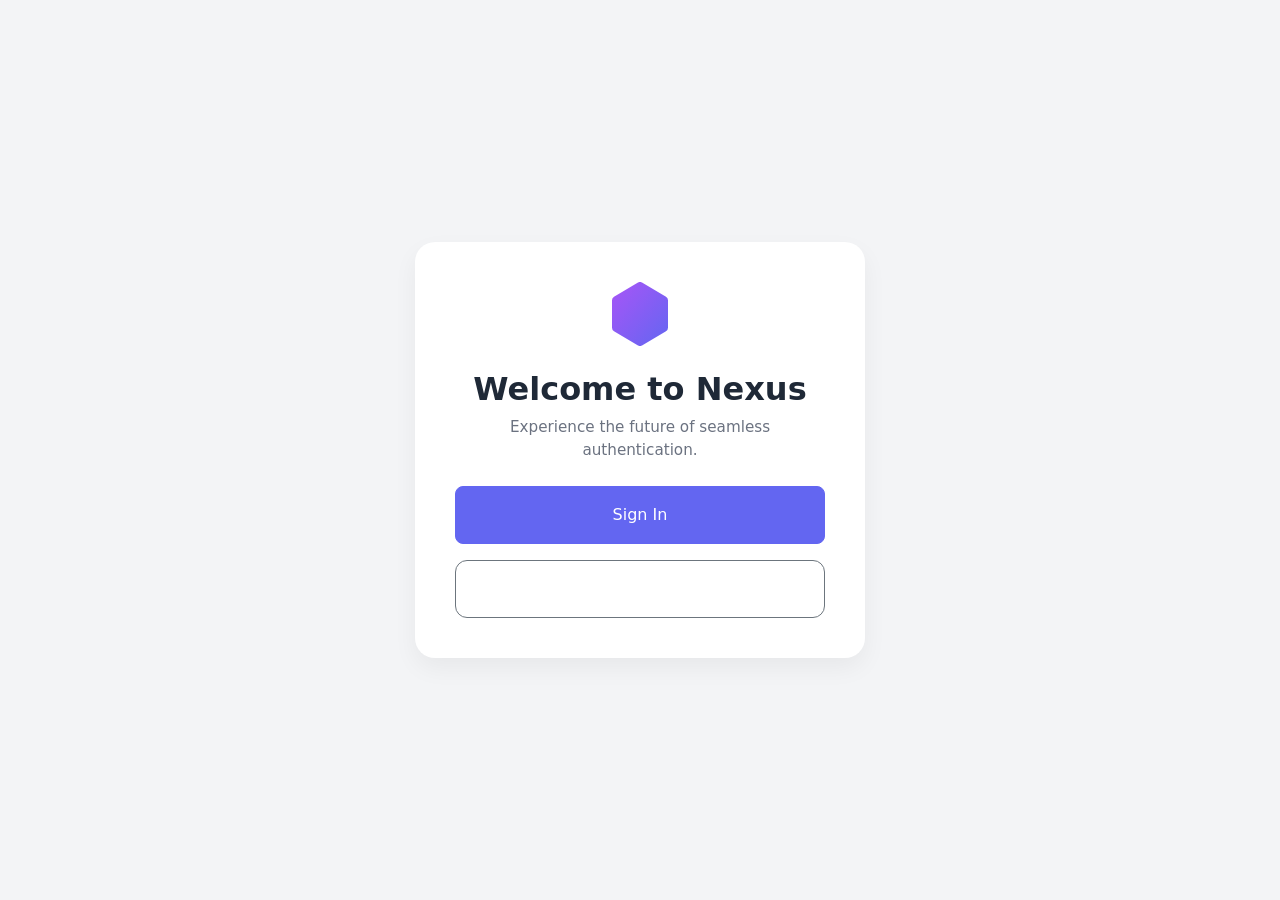
<file: index.html>
<!DOCTYPE html>
<html lang="en">
<head>
    <meta charset="UTF-8">
    <meta name="viewport" content="width=device-width, initial-scale=1.0">
    <title>Welcome | Nexus Auth</title>
    <link href="https://cdn.jsdelivr.net/npm/bootstrap@5.3.0/dist/css/bootstrap.min.css" rel="stylesheet">
    <link rel="stylesheet" href="assets/css/style.css">
    <meta name="description" content="Welcome to Nexus Auth. A secure internal authorization and profile management platform.">
</head>
<body>
    <div class="auth-card text-center">
        <div class="mb-4">
            <svg xmlns="http://www.w3.org/2000/svg" width="64" height="64" fill="url(#grad1)" class="bi bi-hexagon-fill" viewBox="0 0 16 16">
                <defs>
                    <linearGradient id="grad1" x1="0%" y1="0%" x2="100%" y2="100%">
                        <stop offset="0%" style="stop-color:#a855f7;stop-opacity:1" />
                        <stop offset="100%" style="stop-color:#6366f1;stop-opacity:1" />
                    </linearGradient>
                </defs>
                <path fill-rule="evenodd" d="M8.5.134a1 1 0 0 0-1 0l-6 3.577a1 1 0 0 0-.5.866v6.846a1 1 0 0 0 .5.866l6 3.577a1 1 0 0 0 1 0l6-3.577a1 1 0 0 0 .5-.866V4.577a1 1 0 0 0-.5-.866z"/>
            </svg>
        </div>
        <h2>Welcome to Nexus</h2>
        <p class="subtitle">Experience the future of seamless authentication.</p>
        
        <div class="d-flex flex-column gap-3 mt-4">
            <a href="login.html" class="btn btn-primary py-3">Sign In</a>
            <a href="register.html" class="btn btn-outline-light py-3 border-secondary text-white" style="border-radius: 12px; transition: all 0.3s ease;">Create an Account</a>
        </div>
    </div>

    <!-- Redirect logic if already logged in -->
    <script>
        if(localStorage.getItem('session_token')) {
            window.location.href = 'profile.html';
        }
    </script>
</body>
</html>
</file>
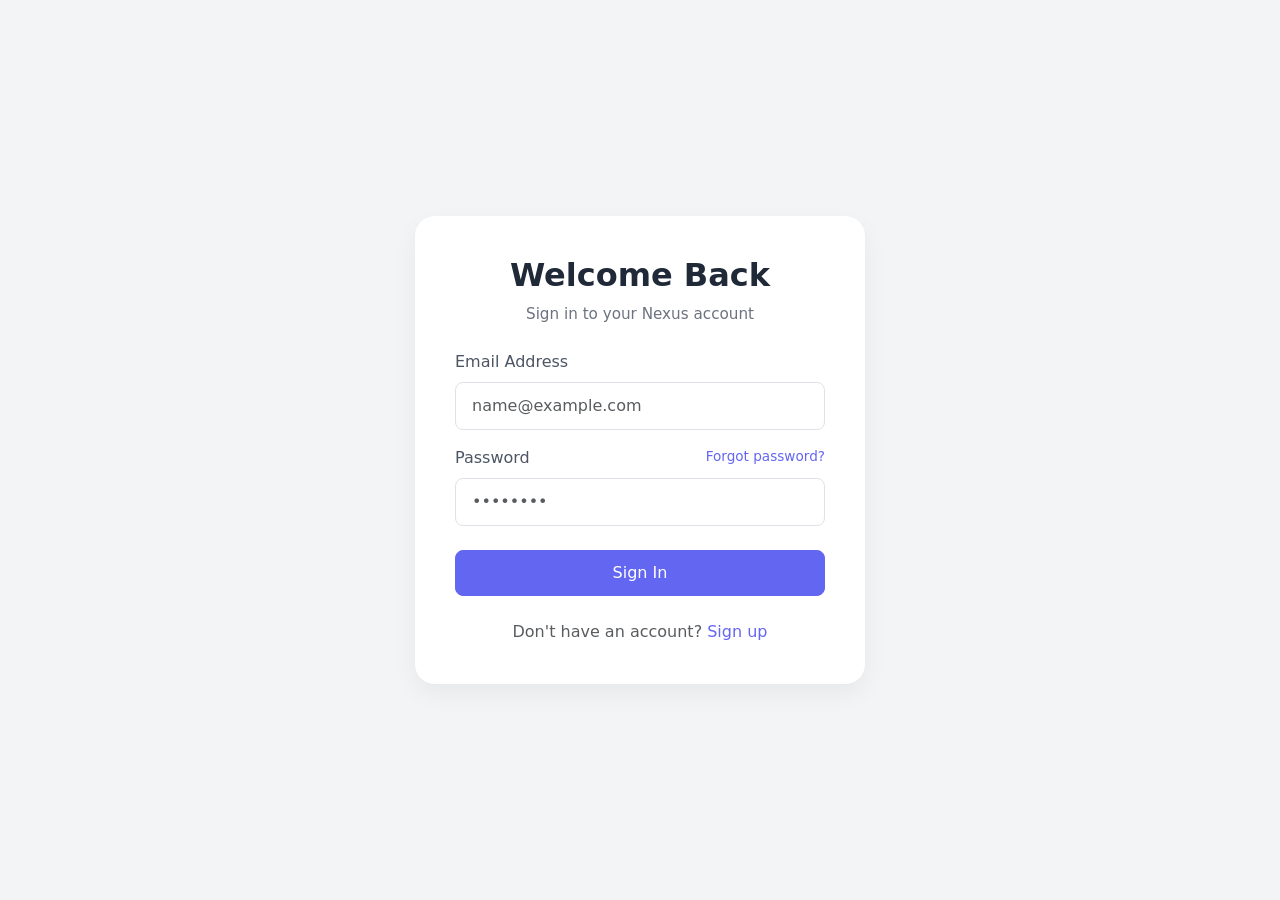
<file: login.html>
<!DOCTYPE html>
<html lang="en">
<head>
    <meta charset="UTF-8">
    <meta name="viewport" content="width=device-width, initial-scale=1.0">
    <title>Login | Nexus Auth</title>
    <link href="https://cdn.jsdelivr.net/npm/bootstrap@5.3.0/dist/css/bootstrap.min.css" rel="stylesheet">
    <link rel="stylesheet" href="assets/css/style.css">
    <meta name="description" content="Sign in to your Nexus account.">
</head>
<body>
    <div class="auth-card">
        <div class="text-center mb-4">
            <h2>Welcome Back</h2>
            <p class="subtitle">Sign in to your Nexus account</p>
        </div>
        
        <div id="loginAlert" class="alert alert-custom text-center mb-4" role="alert"></div>

        <form id="loginForm">
            <div class="mb-3">
                <label for="email" class="form-label">Email Address</label>
                <input type="email" class="form-control" id="email" name="email" placeholder="name@example.com" required>
            </div>
            <div class="mb-4">
                <div class="d-flex justify-content-between">
                    <label for="password" class="form-label">Password</label>
                    <a href="#" class="custom-link" style="font-size: 0.85rem;">Forgot password?</a>
                </div>
                <input type="password" class="form-control" id="password" name="password" placeholder="••••••••" required>
            </div>
            
            <button type="submit" class="btn btn-primary" id="btnLogin">
                <span class="btn-text">Sign In</span>
                <span class="spinner-border spinner-border-sm" role="status" aria-hidden="true"></span>
            </button>
        </form>
        
        <div class="text-center mt-4">
            <p class="text-muted mb-0">Don't have an account? <a href="register.html" class="custom-link">Sign up</a></p>
        </div>
    </div>

    <script src="https://code.jquery.com/jquery-3.6.4.min.js"></script>
    <script src="assets/js/login.js"></script>
</body>
</html>
</file>
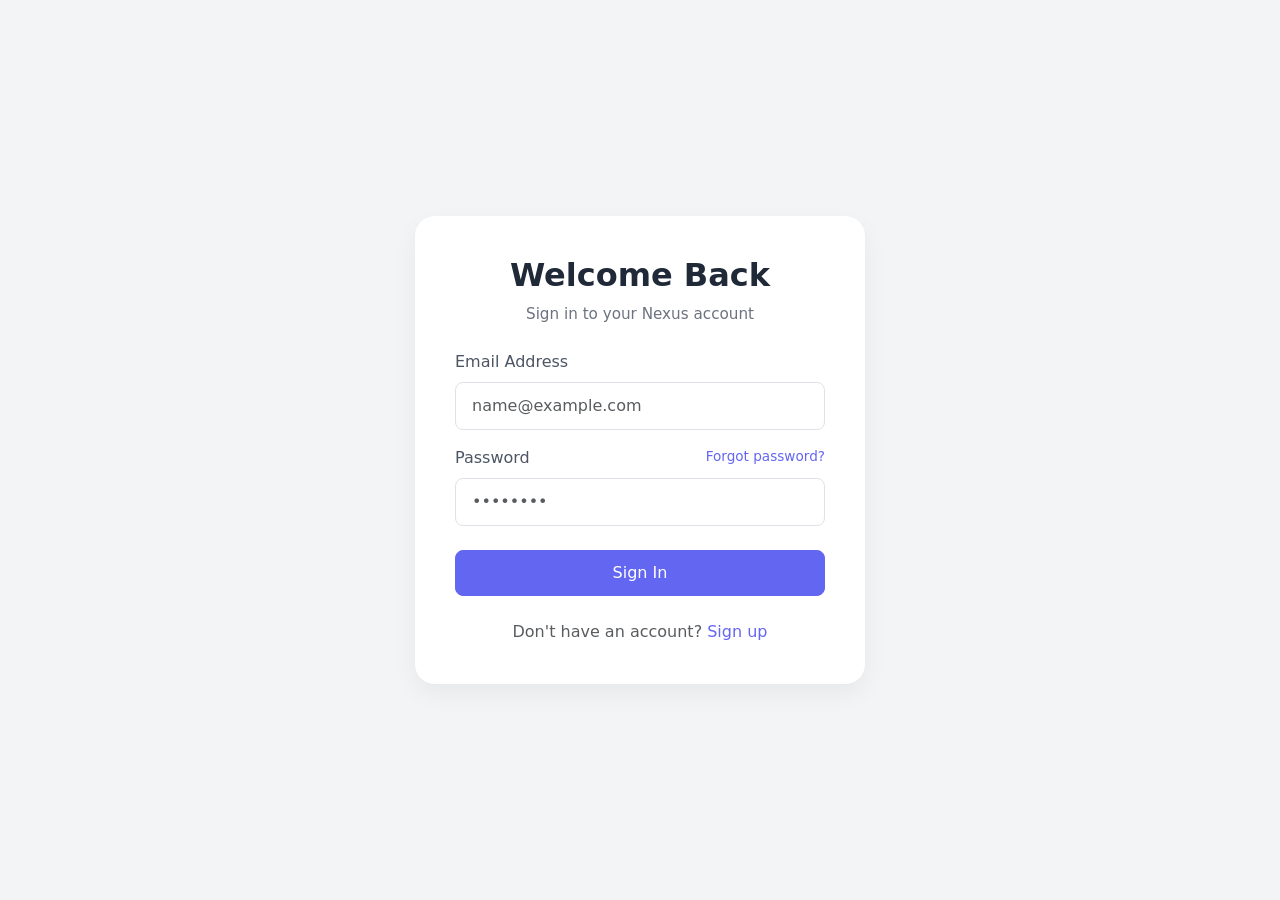
<file: profile.html>
<!DOCTYPE html>
<html lang="en">
<head>
    <meta charset="UTF-8">
    <meta name="viewport" content="width=device-width, initial-scale=1.0">
    <title>Profile | Nexus Auth</title>
    <link href="https://cdn.jsdelivr.net/npm/bootstrap@5.3.0/dist/css/bootstrap.min.css" rel="stylesheet">
    <link rel="stylesheet" href="assets/css/style.css">
    <meta name="description" content="View and edit your personal profile details.">
</head>
<body>
    <div class="profile-container auth-card shadow-lg">
        <div class="d-flex flex-column flex-md-row justify-content-between align-items-md-center mb-4 border-bottom border-secondary pb-3 gap-3">
            <h2 class="mb-0">Your Profile</h2>
            <button id="btnLogout" class="btn btn-outline-danger px-4" style="border-radius: 10px; font-weight: 500;">Logout</button>
        </div>

        <div id="profileAlert" class="alert alert-custom text-center mb-4" role="alert"></div>
        
        <!-- Loading state initially -->
        <div id="profileLoading" class="text-center py-5">
            <div class="spinner-border text-primary" style="width: 3rem; height: 3rem; display: inline-block" role="status"></div>
            <p class="mt-3 text-muted">Loading profile data...</p>
        </div>

        <div id="profileContent" style="display: none;">
            <div class="row align-items-center">
                <div class="col-md-4 text-center border-end border-secondary border-opacity-25 pb-4 pb-md-0">
                    <div class="avatar-circle" id="userInitial">U</div>
                    <h4 id="displayRoleName" class="mb-1 text-white">User Name</h4>
                    <p id="displayEmail" class="text-muted mb-3">user@example.com</p>
                    <span class="badge bg-success bg-opacity-25 text-success border border-success border-opacity-50 px-3 py-2 rounded-pill shadow-sm">Active Member</span>
                </div>
                <div class="col-md-8 ps-md-4 pt-4 pt-md-0">
                    <form id="profileForm">
                        <h5 class="mb-4 text-white" style="font-weight: 600;">Personal Details</h5>
                        <div class="row">
                            <div class="col-sm-6 mb-4">
                                <label for="age" class="form-label">Age</label>
                                <input type="number" class="form-control" id="age" name="age" placeholder="e.g. 25" min="1" max="150" required>
                            </div>
                            <div class="col-sm-6 mb-4">
                                <label for="dob" class="form-label">Date of Birth</label>
                                <input type="date" class="form-control" id="dob" name="dob" required>
                            </div>
                            <div class="col-12 mb-5">
                                <label for="contact" class="form-label">Contact Number</label>
                                <input type="tel" class="form-control" id="contact" name="contact" placeholder="+1 (555) 000-0000" required>
                            </div>
                        </div>
                        <button type="submit" class="btn btn-primary btn-lg w-100" id="btnSaveProfile">
                            <span class="btn-text">Save Changes</span>
                            <span class="spinner-border spinner-border-sm" role="status" aria-hidden="true"></span>
                        </button>
                    </form>
                </div>
            </div>
        </div>
    </div>

    <script src="https://code.jquery.com/jquery-3.6.4.min.js"></script>
    <script src="assets/js/profile.js"></script>
</body>
</html>
</file>
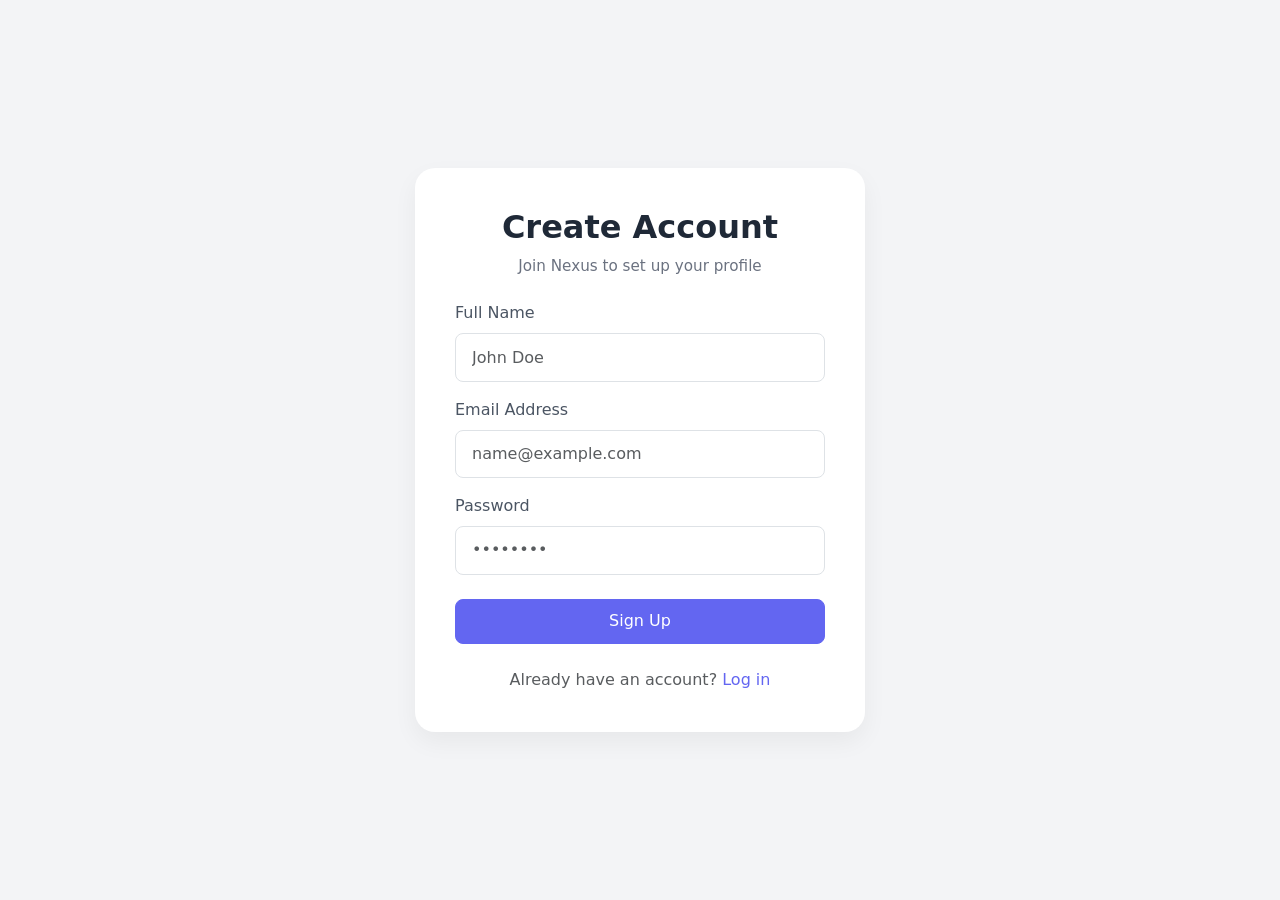
<file: register.html>
<!DOCTYPE html>
<html lang="en">
<head>
    <meta charset="UTF-8">
    <meta name="viewport" content="width=device-width, initial-scale=1.0">
    <title>Register | Nexus Auth</title>
    <link href="https://cdn.jsdelivr.net/npm/bootstrap@5.3.0/dist/css/bootstrap.min.css" rel="stylesheet">
    <link rel="stylesheet" href="assets/css/style.css">
    <meta name="description" content="Register a new Nexus account.">
</head>
<body>
    <div class="auth-card">
        <div class="text-center mb-4">
            <h2>Create Account</h2>
            <p class="subtitle">Join Nexus to set up your profile</p>
        </div>
        
        <div id="registerAlert" class="alert alert-custom text-center mb-4" role="alert"></div>

        <form id="registerForm">
            <div class="mb-3">
                <label for="name" class="form-label">Full Name</label>
                <input type="text" class="form-control" id="name" name="name" placeholder="John Doe" required>
            </div>
            <div class="mb-3">
                <label for="email" class="form-label">Email Address</label>
                <input type="email" class="form-control" id="email" name="email" placeholder="name@example.com" required>
            </div>
            <div class="mb-4">
                <label for="password" class="form-label">Password</label>
                <input type="password" class="form-control" id="password" name="password" placeholder="••••••••" required minlength="6">
            </div>
            
            <button type="submit" class="btn btn-primary" id="btnRegister">
                <span class="btn-text">Sign Up</span>
                <span class="spinner-border spinner-border-sm" role="status" aria-hidden="true"></span>
            </button>
        </form>
        
        <div class="text-center mt-4">
            <p class="text-muted mb-0">Already have an account? <a href="login.html" class="custom-link">Log in</a></p>
        </div>
    </div>

    <script src="https://code.jquery.com/jquery-3.6.4.min.js"></script>
    <script src="assets/js/register.js"></script>
</body>
</html>
</file>
<file: assets/css/style.css>
body {
    background-color: #f3f4f6;
    font-family: 'Segoe UI', system-ui, -apple-system, sans-serif;
    display: flex;
    justify-content: center;
    align-items: center;
    min-height: 100vh;
    margin: 0;
    padding: 1rem;
}

.auth-card {
    background: #ffffff;
    padding: 2.5rem;
    border-radius: 1.25rem;
    box-shadow: 0 10px 25px rgba(0, 0, 0, 0.05);
    width: 100%;
    max-width: 450px;
}

.auth-card .subtitle {
    color: #6b7280;
    font-size: 0.95rem;
}

.auth-card h2 {
    font-weight: 700;
    color: #1f2937;
}

.profile-container {
    max-width: 800px;
}

.avatar-circle {
    width: 120px;
    height: 120px;
    background: linear-gradient(135deg, #a855f7 0%, #6366f1 100%);
    color: white;
    font-size: 50px;
    font-weight: bold;
    border-radius: 50%;
    display: flex;
    justify-content: center;
    align-items: center;
    margin: 0 auto 1.5rem;
    box-shadow: 0 4px 15px rgba(99, 102, 241, 0.3);
}

.custom-link {
    text-decoration: none;
    color: #6366f1;
    font-weight: 500;
    transition: color 0.2s ease;
}

.custom-link:hover {
    color: #4f46e5;
    text-decoration: underline;
}

.btn-primary {
    background-color: #6366f1;
    border-color: #6366f1;
    font-weight: 500;
    padding: 0.6rem 1rem;
    width: 100%;
    border-radius: 0.5rem;
    transition: background-color 0.2s ease;
}

.btn-primary:active, .btn-primary:focus, .btn-primary:hover {
    background-color: #4f46e5 !important;
    border-color: #4f46e5 !important;
}

.form-control {
    padding: 0.7rem 1rem;
    border-radius: 0.5rem;
}

.form-control:focus {
    border-color: #6366f1;
    box-shadow: 0 0 0 0.25rem rgba(99, 102, 241, 0.25);
}

.form-label {
    font-weight: 500;
    color: #4b5563;
}

.spinner-border {
    display: none;
    margin-left: 8px;
    vertical-align: middle;
}

.alert-custom {
    display: none;
    border-radius: 0.5rem;
    font-weight: 500;
}

#displayRoleName {
    color: #1f2937 !important;
    font-weight: 700;
}

#profileContent h5 {
    color: #1f2937 !important;
}
</file>
